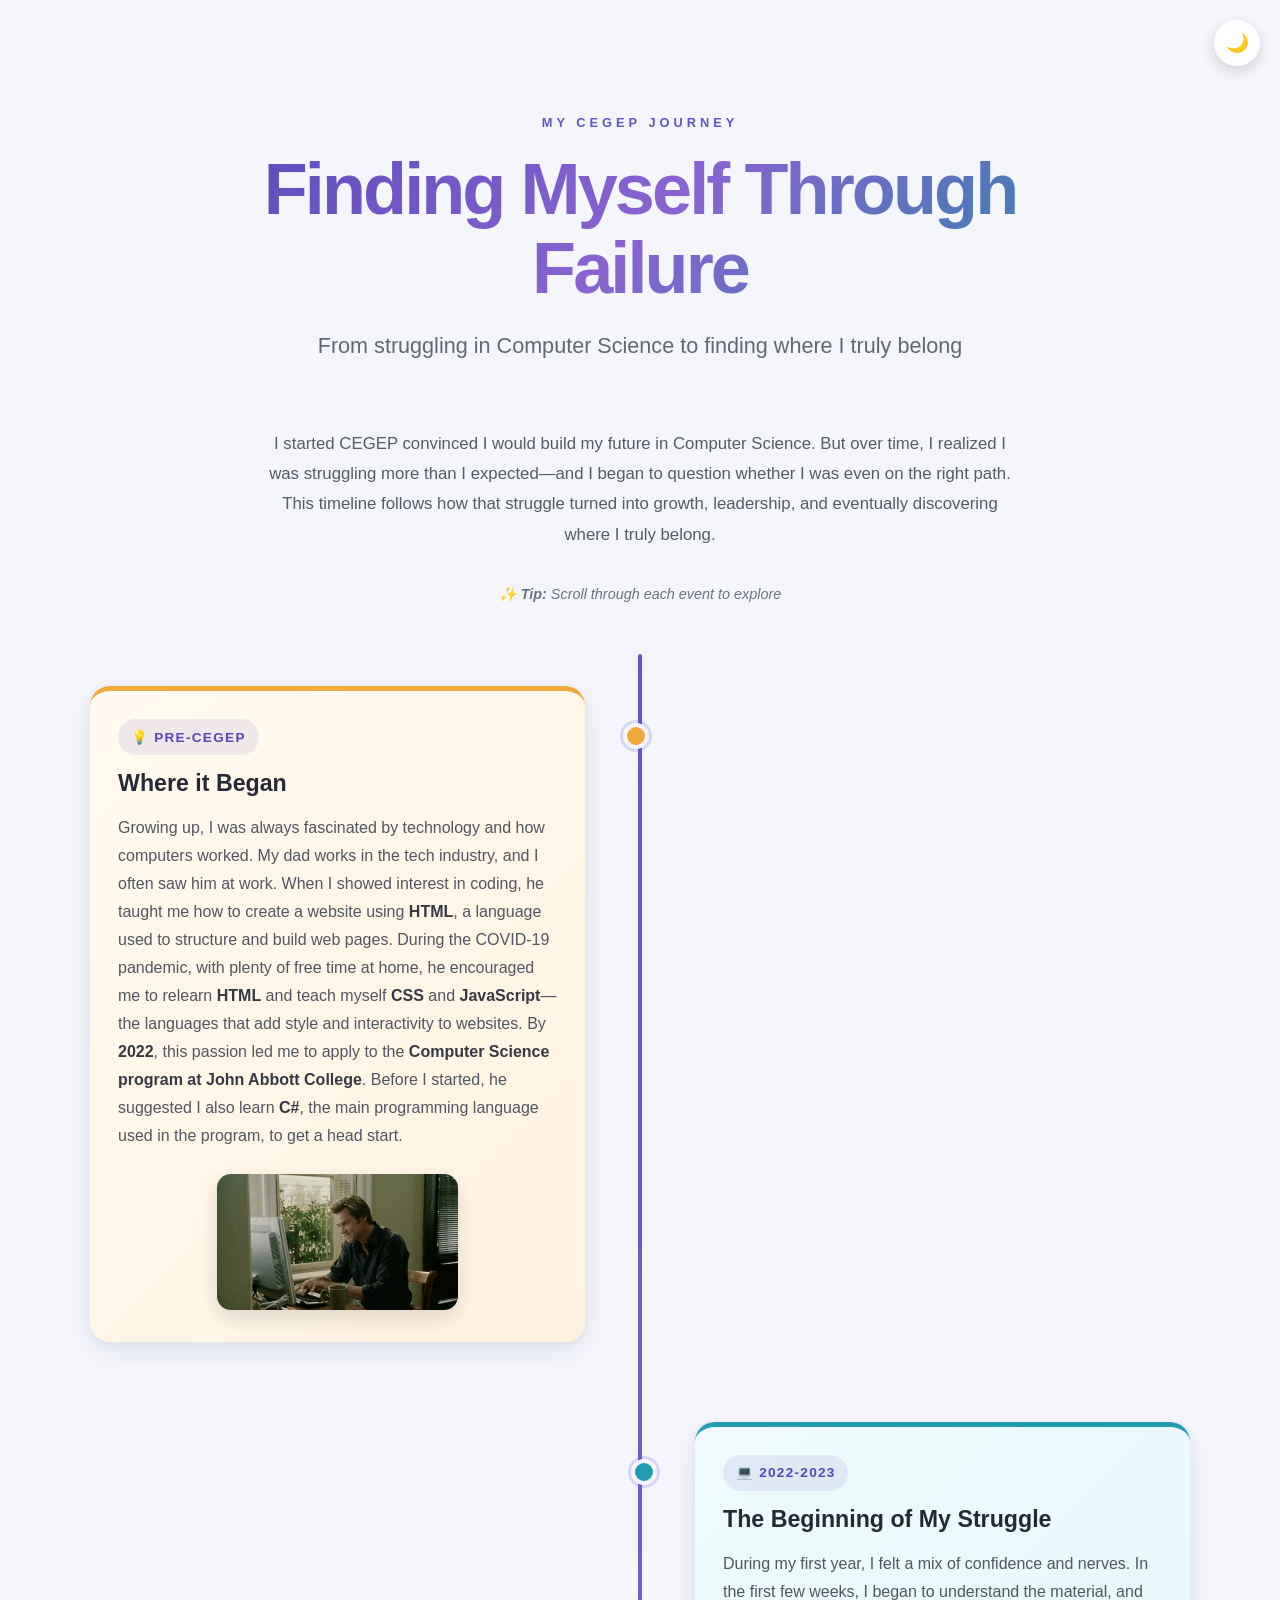
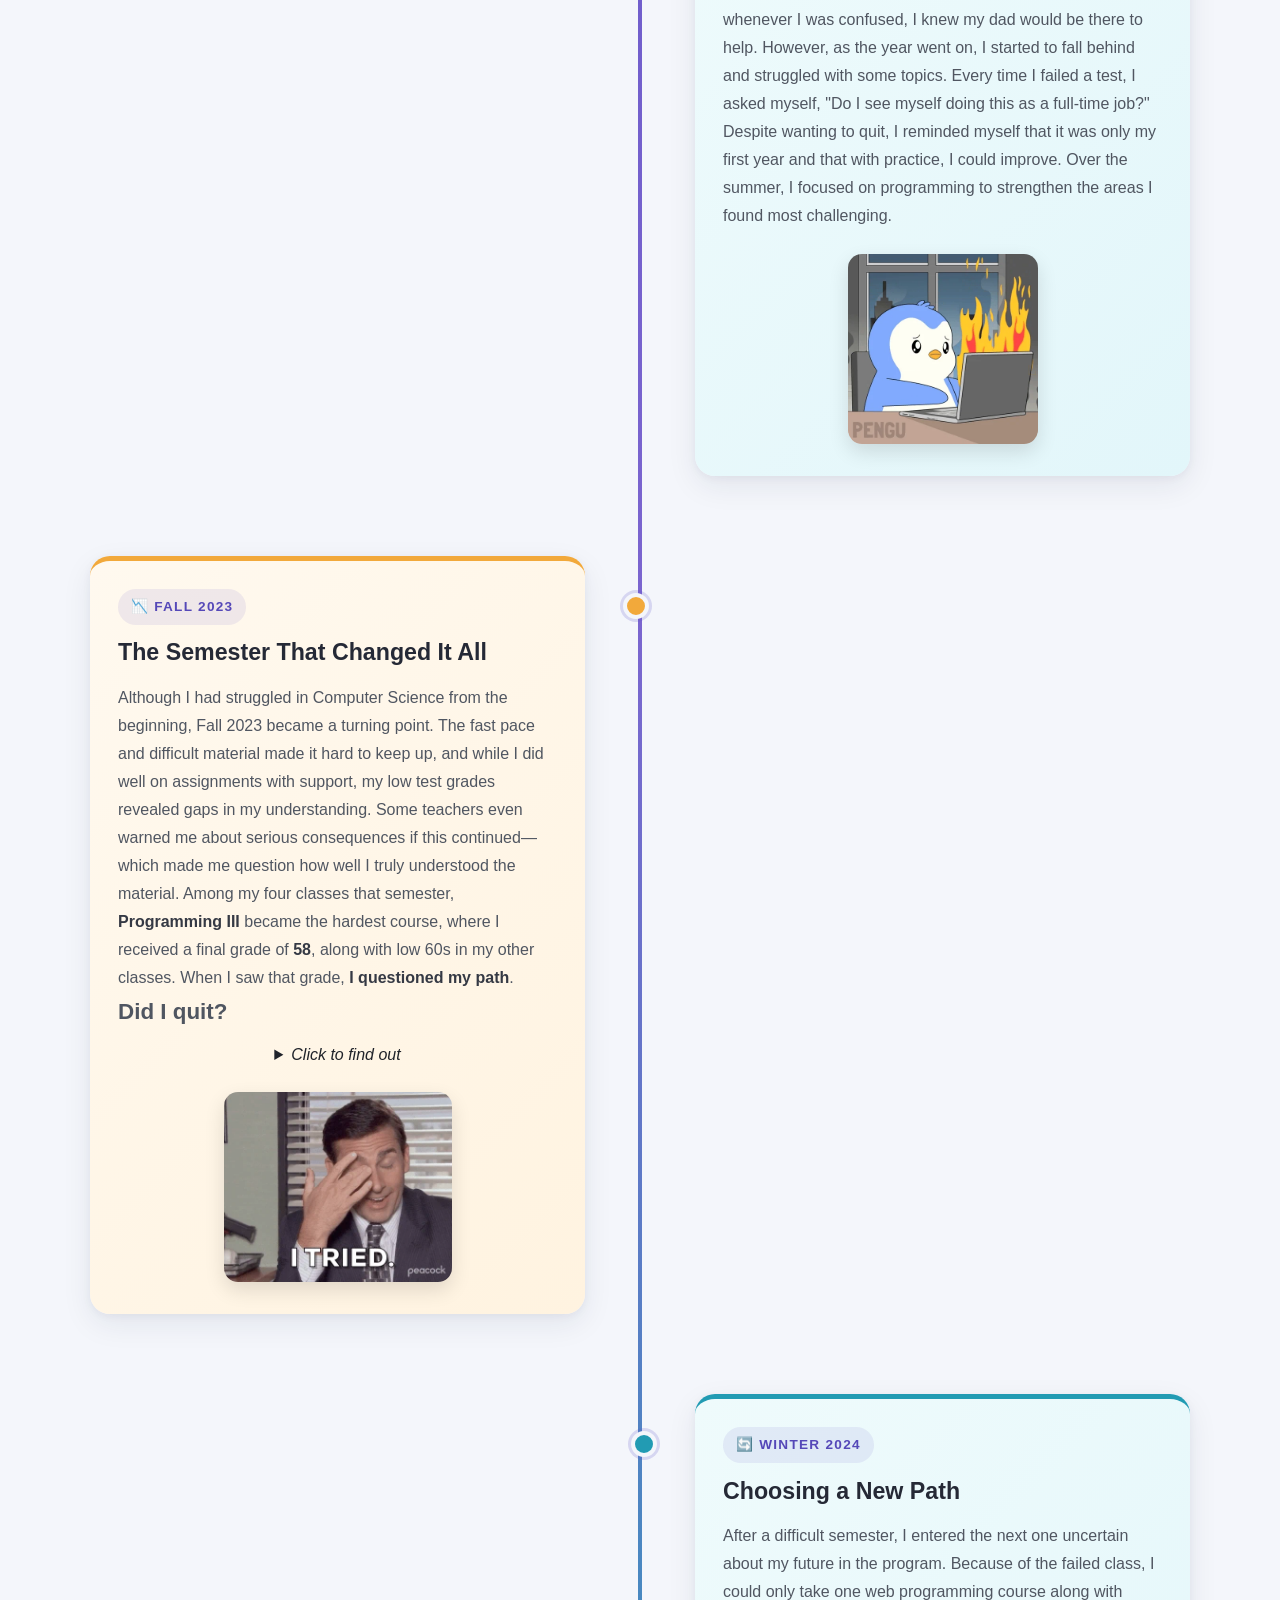
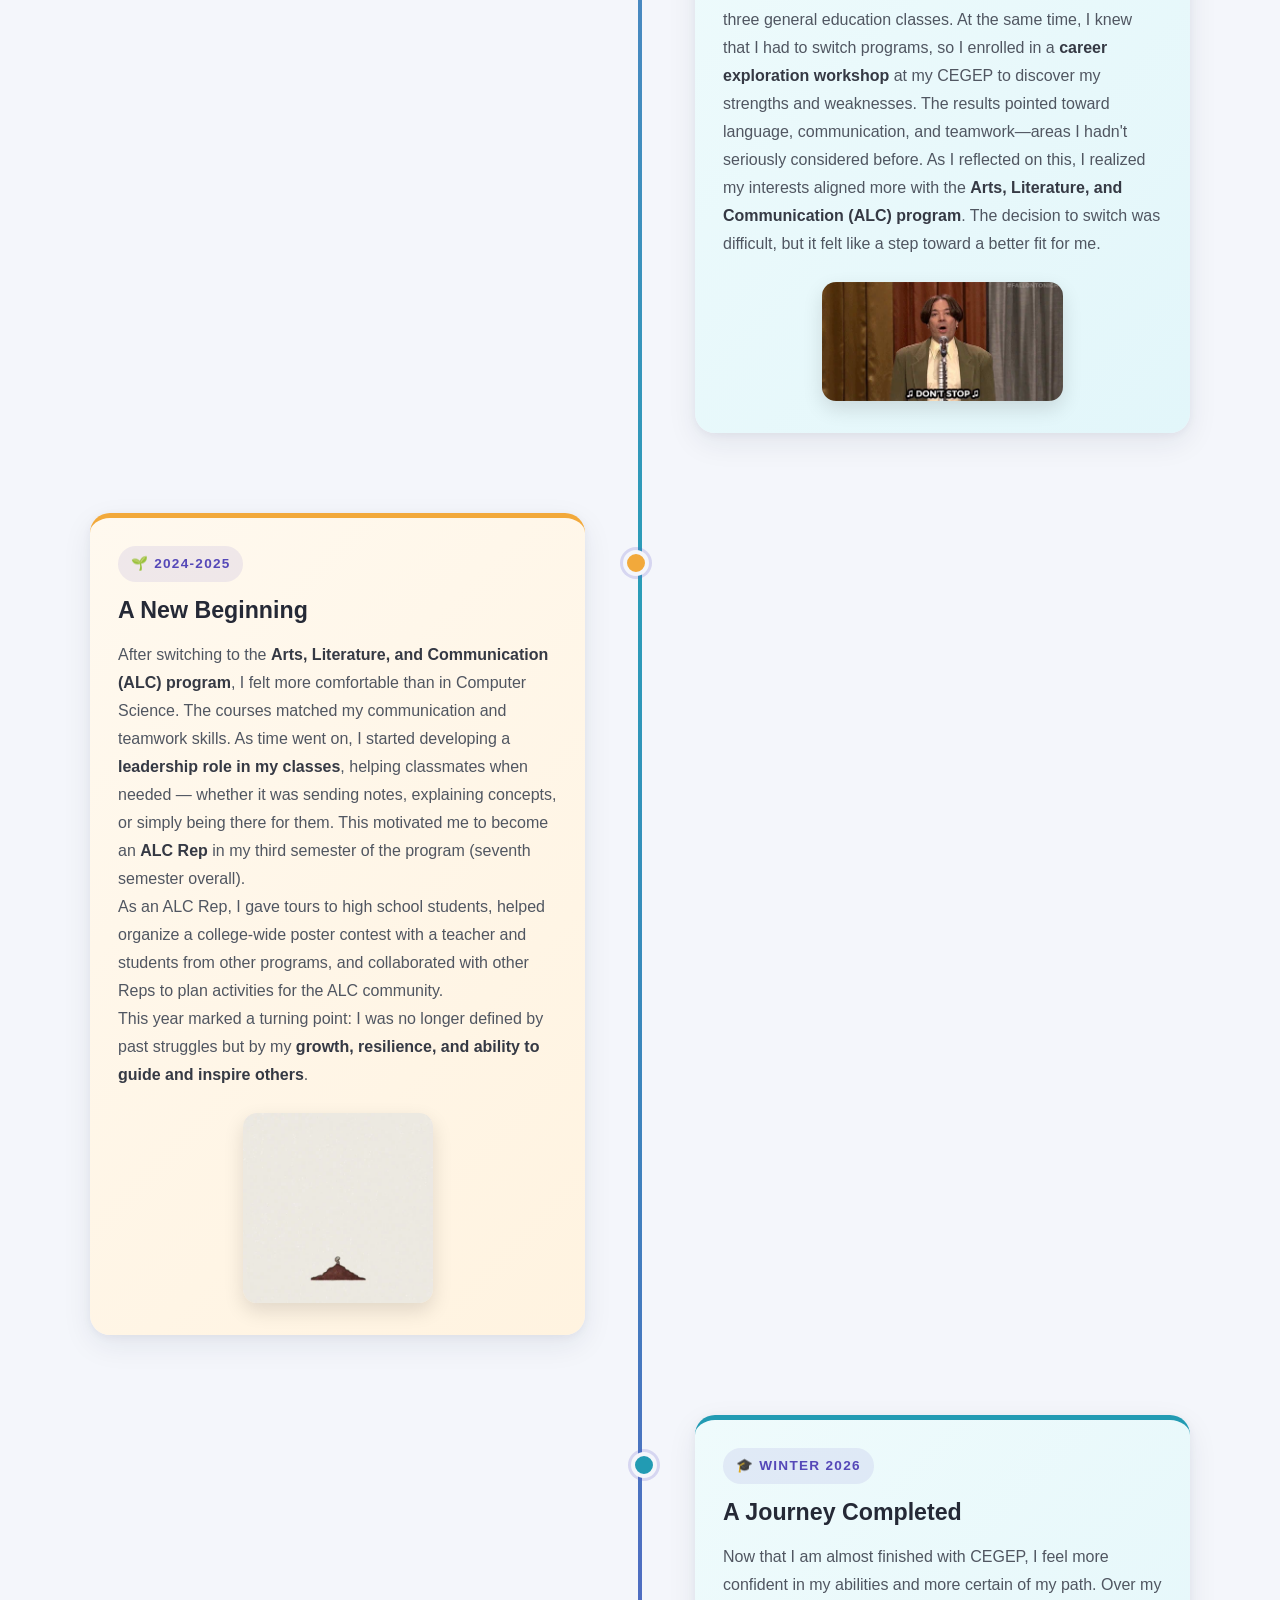
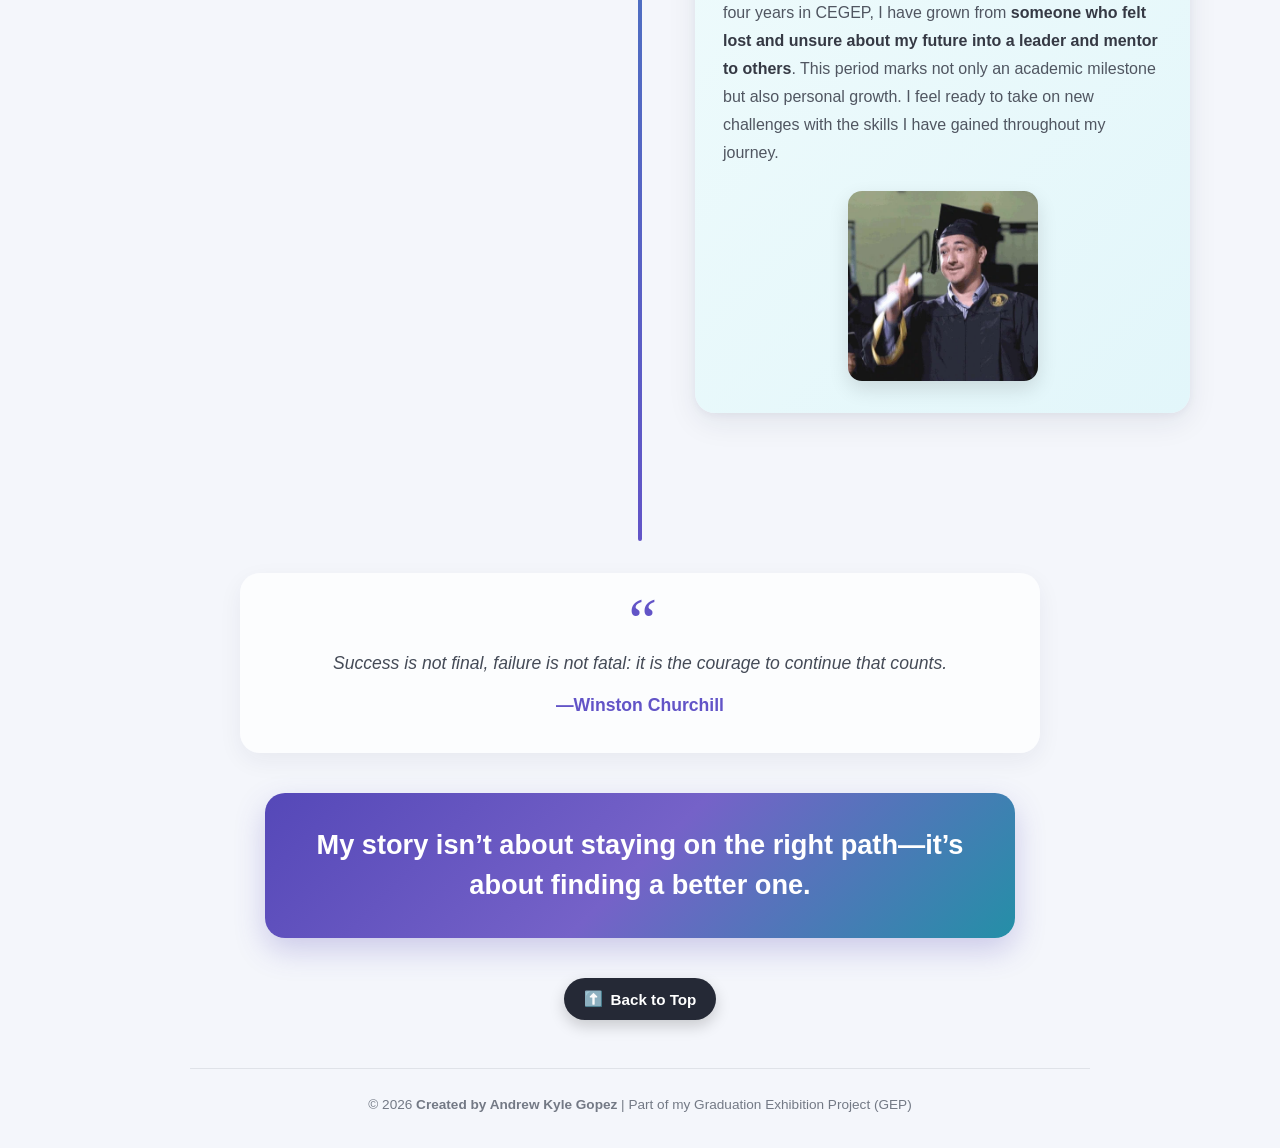
<file: index.html>
<!DOCTYPE html>
<html lang="en">

<head>
    <meta charset="UTF-8">
    <meta name="viewport" content="width=device-width, initial-scale=1.0">
    <title>My CEGEP Journey Timeline</title>
    <link rel="icon" type="image/x-icon" href="./favicon-32x32.png">
    <!--Favicon (the small image  next to the page title in the browser tab) -->
    <link rel="stylesheet" href="./style.css">
    <script src="./script.js" defer></script>
</head>

<body>
    <div class="intro-title-wrapper">
        <h1 class="intro-title">Finding Myself Through Failure</h1>
        <h2>From struggling in Computer Science to finding where I truly belong</h2>
    </div>

    <!--Dark mode button:-->
    <button id="darkModeToggle" title="Switch theme" class="dark-button">🌙</button>

    <!--A mini blurb before the timeline-->
    <p class="intro">
        I started CEGEP convinced I would build my future in Computer Science. But over time, I realized I was
        struggling more than I expected—and I began to question whether I was even on the right path.
        This timeline follows how that struggle turned into growth, leadership, and eventually discovering where I truly
        belong.
    </p>

    <p class="hover-note"> ✨ <strong>Tip:</strong> Scroll through each event to explore</p>

    <!--This is the beginning of the timeline-->
    <section class="timeline">
        <div class="timeline-event left">
            <!--Pre-CEGEP-->
            <div class="event-date">💡 Pre-CEGEP</div>
            <div class="event-content">
                <h3 class="event-title">Where it Began</h3>
                <p>
                    Growing up, I was always fascinated by technology and how computers worked. My dad works in the tech
                    industry, and I often saw him at work. When I showed interest in coding, he taught me how to create
                    a website using <strong>HTML</strong>, a language used to structure and build web pages. During the
                    COVID-19 pandemic, with plenty of free time at home, he encouraged me to relearn
                    <strong>HTML</strong> and teach myself <strong>CSS</strong> and <strong>JavaScript</strong>—the
                    languages that add style and interactivity to websites. By <strong>2022</strong>, this passion led
                    me to apply to the <strong>Computer Science program at John Abbott College</strong>. Before I
                    started, he suggested I also learn <strong>C#</strong>, the main programming language used in the
                    program, to get a head start.
                </p>
                <img src="./gifs/jim-carrey-typing.webp"
                    alt="Jim Carrey typing rapidly on a computer" class="event-gif">
            </div>
        </div>

        <!--2022-2023-->
        <div class="timeline-event right">
            <div class="event-date">💻 2022-2023</div>
            <div class="event-content">
                <h3 class="event-title">The Beginning of My Struggle</h3>
                <p>
                    During my first year, I felt a mix of confidence and nerves. In the first few weeks, I began to
                    understand the material, and whenever I was confused, I knew my dad would be there to help. However,
                    as the year went on, I started to fall behind and struggled with some topics. Every time I failed a
                    test, I asked myself, "Do I see myself doing this as a full-time job?" Despite wanting to quit, I
                    reminded myself that it was only my first year and that with practice, I could improve. Over the
                    summer, I focused on programming to strengthen the areas I found most challenging.
                </p>
                <img src="./gifs/penguin-typing-rapidly.webp"
                    alt="A cartoon penguin typing rapidly while laptop is on fire" class="event-gif">
            </div>
        </div>

        <!--Fall 2023-->
        <div class="timeline-event left">
            <div class="event-date">📉 Fall 2023</div>
            <div class="event-content">
                <h3 class="event-title">The Semester That Changed It All</h3>
                <p>
                    Although I had struggled in Computer Science from the beginning, Fall 2023
                    became a turning point. The fast pace and difficult material made it hard
                    to keep up, and while I did well on assignments with support, my low test
                    grades revealed gaps in my understanding. Some teachers even warned me about
                    serious consequences if this continued—which made me question how well I
                    truly understood the material. Among my four classes that semester,
                    <strong>Programming III</strong> became the hardest course, where I
                    received a final grade of <strong>58</strong>, along with low 60s in
                    my other classes. When I saw that grade, <strong>I questioned my path</strong>.
                </p>

                <div class="hook-container">
                    <p class="hook-question">Did I quit?</p>

                    <details class="hook-details">
                        <summary>Click to find out</summary>
                        <p class="hook-answer"><strong>YES—but not yet!</strong></p>
                    </details>
                </div>
                
                <img src="./gifs/michael_scott-frustrated.webp"
                    alt="Michael Scott being frustrated" class="event-gif">
            </div>
        </div>

        <!--Winter 2024-->
        <div class="timeline-event right">
            <div class="event-date">🔄 Winter 2024</div>
            <div class="event-content">
                <h3 class="event-title">Choosing a New Path</h3>
                <p>
                    After a difficult semester, I entered the next one uncertain about my future
                    in the program. Because of the failed class, I could only take one web
                    programming course along with three general education classes. At the same time,
                    I knew that I had to switch programs, so I enrolled in a
                    <strong>career exploration workshop</strong> at my CEGEP to discover my strengths
                    and weaknesses. The results pointed toward language, communication, and teamwork—areas
                    I hadn't seriously considered before. As I reflected on this, I realized my interests
                    aligned more with the <strong>Arts, Literature, and Communication (ALC) program</strong>.
                    The decision to switch was difficult, but it felt like a step toward a better fit for me.
                </p>
                <img src="./gifs/dont-stop-believing.webp"
                    alt="Don't Stop Believing" class="event-gif">
            </div>
        </div>

        <!--2024-2025-->
        <div class="timeline-event left">
            <div class="event-date">🌱 2024-2025</div>
            <div class="event-content">
                <h3 class="event-title">A New Beginning</h3>
                <p>
                    After switching to the <strong>Arts, Literature, and Communication (ALC) program</strong>, I felt
                    more comfortable than in Computer Science. The courses matched my communication and teamwork skills.
                    As time went on, I started developing a <strong>leadership role in my classes</strong>, helping
                    classmates when
                    needed — whether it was sending notes, explaining concepts, or simply being there for them. This
                    motivated me to become
                    an <strong>ALC Rep</strong> in my third semester of the program (seventh semester overall).
                </p>

                <p>
                    As an ALC Rep, I gave tours to high school students, helped organize a college-wide poster contest
                    with a teacher and students from other programs, and collaborated with other Reps to plan activities
                    for the ALC community.
                </p>

                <p>
                    This year marked a turning point: I was no longer defined by past struggles but by my
                    <strong>growth, resilience, and ability to guide and inspire others</strong>.
                </p>

                <img src="./gifs/plant-growing.webp"
                    alt="A plant growing" class="event-gif">
            </div>
        </div>

        <!--Winter 2026-->
        <div class="timeline-event right">
            <div class="event-date">🎓 Winter 2026</div>
            <div class="event-content">
                <h3 class="event-title">A Journey Completed</h3>
                <p>
                    Now that I am almost finished with CEGEP, I feel more confident in my abilities and more certain of
                    my path. Over my four years in CEGEP, I have grown from <strong>someone who felt lost and unsure
                        about my future into a leader and mentor to others</strong>. This period marks not only an
                    academic milestone but also personal growth. I feel ready to take on new challenges with
                    the skills I have gained throughout my journey.
                </p>
                <img src="./gifs/graduation.webp"
                    alt="A man celebrating his graduation" class="event-gif">
            </div>
        </div>
    </section>

<section class="final-message">
    <blockquote class="quote">
        Success is not final, failure is not fatal: it is the courage to continue that counts.
        <span class="author">—Winston Churchill</span>
    </blockquote>

    <p class="closing-hook">
        My story isn’t about staying on the right path—it’s about finding a better one.
    </p>
</section>

    <!--Back to the top button-->
    <button id="backToTop" class="back-button" title="Back to the top">
        <span class="icon">⬆️</span>
        <strong>Back to Top</strong>
    </button>

    <!--Footer of the timeline-->
    <footer class="timeline-footer">
        &copy; 2026 <strong>Created by Andrew Kyle Gopez</strong> | Part of my Graduation Exhibition Project (GEP)
    </footer>
</body>
</html>
</file>
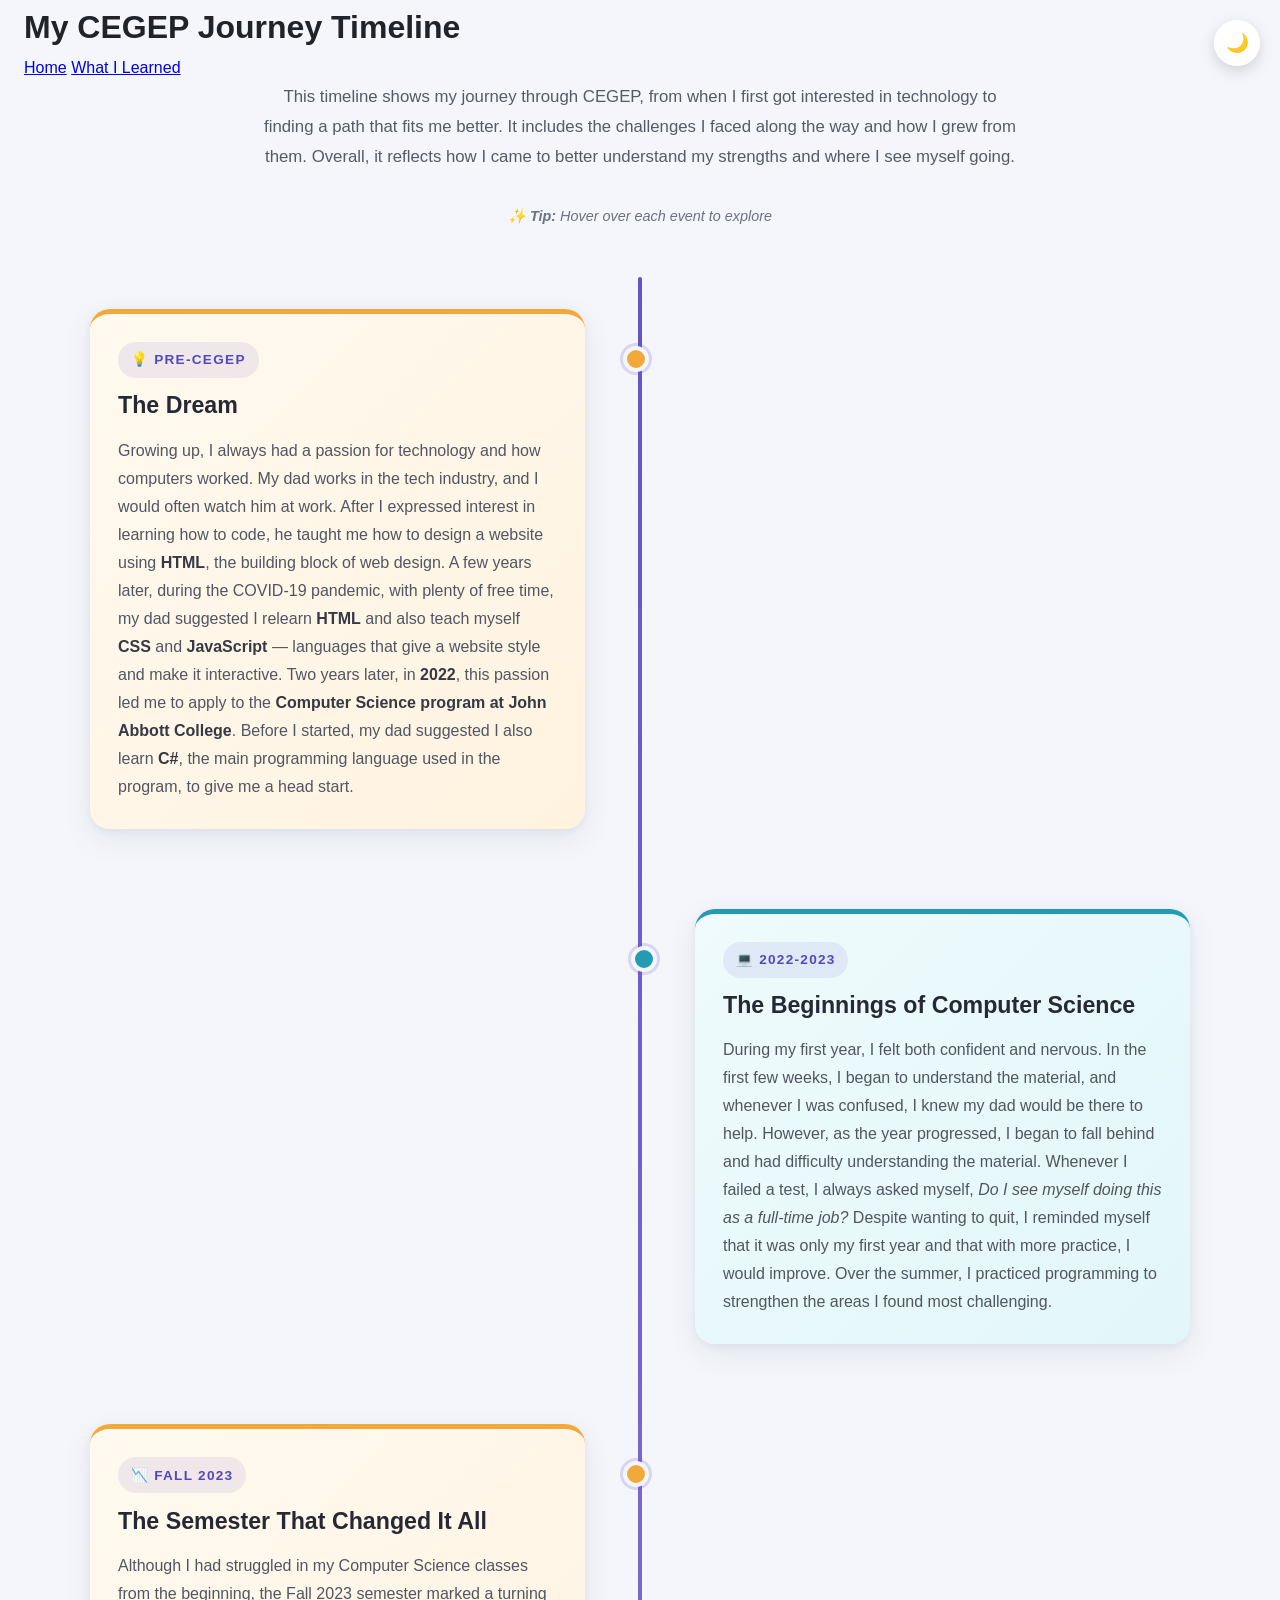
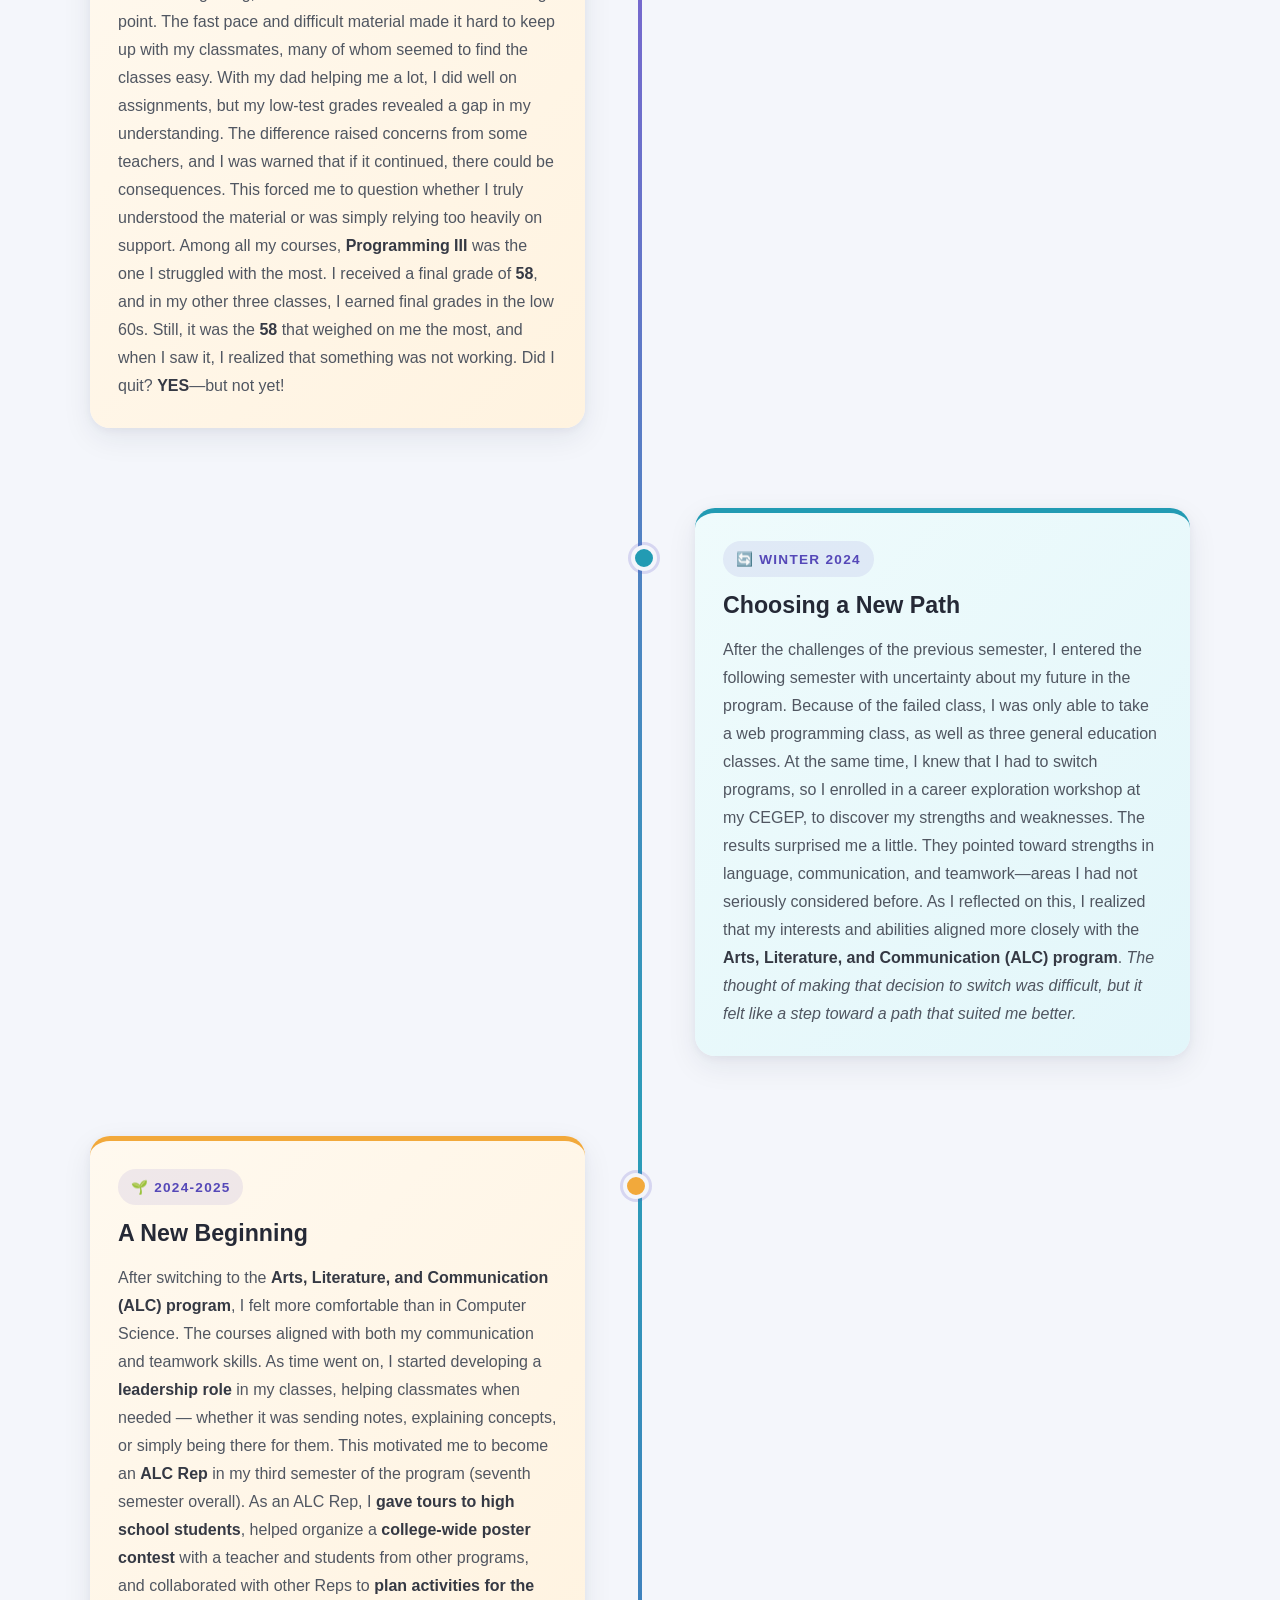
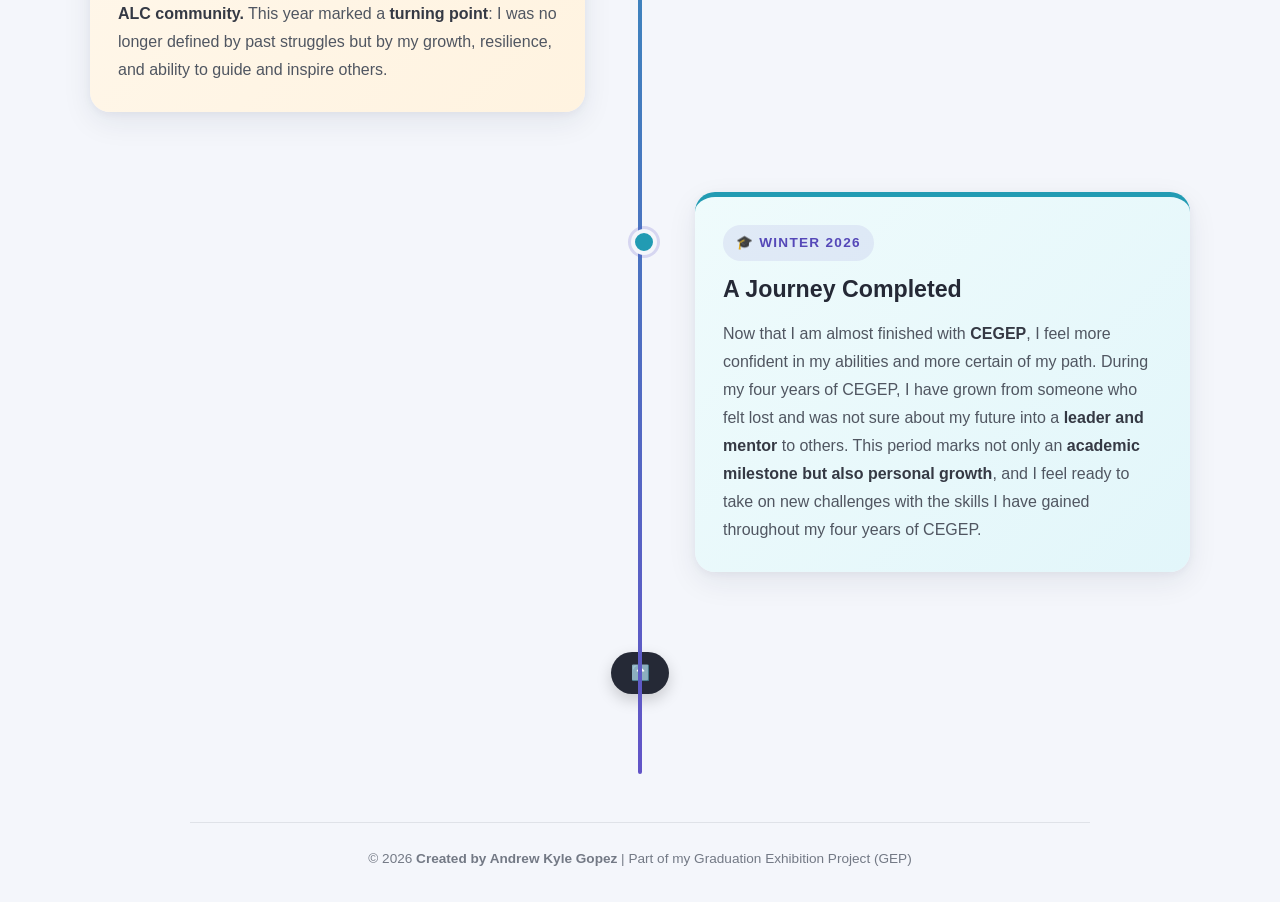
<file: html/index.html>
<!DOCTYPE html>
<html lang="en">
<head>
    <meta charset="UTF-8">
    <meta name="viewport" content="width=device-width, initial-scale=1.0">
    <title>My CEGEP Journey Timeline</title>
    <link rel="icon" type="image/x-icon" href="/favicon-32x32.png"> <!--Favicon (the small image  next to the page title in the browser tab) -->
    <link rel="stylesheet" href="/style.css">
    <script src="/script.js"></script>
</head>
<body>
    <h1>My CEGEP Journey Timeline</h1>

    <!--Dark mode button:-->
    <button id="darkModeToggle" title="Switch theme" class="dark-button">🌙</button>

    <!--Nav bar-->
    <nav class="navbar">
        <a href="/html/index.html">Home</a>
        <a href="/html/lessons.html">What I Learned</a>
    </nav>

    <!--A mini blurb before the timeline-->
    <p class="intro">
        This timeline shows my journey through CEGEP, from when I first got
        interested in technology to finding a path that fits me better. It 
        includes the challenges I faced along the way and how I grew from 
        them. Overall, it reflects how I came to better understand my 
        strengths and where I see myself going.
    </p>

    <p class="hover-note"> ✨ <strong>Tip:</strong> Hover over each event to explore</p>

    <!--This is the beginning of the timeline-->
    <section class="timeline">
       <div class="timeline-event left">
        <!--Pre-CEGEP-->
            <div class="event-date">💡 Pre-CEGEP</div>
            <div class="event-content">
                <h3 class="event-title">The Dream</h3>
                <p>
                    Growing up, I always had a passion for technology and how computers worked. 
                    My dad works in the tech industry, and I would often watch him at work. 
                    After I expressed interest in learning how to code, he taught me how to 
                    design a website using <strong>HTML</strong>, the building block of 
                    web design. A few years later, during the COVID-19 pandemic, with 
                    plenty of free time, my dad suggested I relearn <strong>HTML</strong> 
                    and also teach myself <strong>CSS</strong> and <strong>JavaScript</strong> — 
                    languages that give a website style and make it interactive. Two years 
                    later, in <strong>2022</strong>, this passion led me to apply to the 
                    <strong>Computer Science program at John Abbott College</strong>. 
                    Before I started, my dad suggested I also learn <strong>C#</strong>, the main 
                    programming language used in the program, to give me a head start.
                </p>
            </div>
        </div>

        <!--2022-2023-->
        <div class="timeline-event right">
            <div class="event-date">💻 2022-2023</div>
            <div class="event-content">
                <h3 class="event-title">The Beginnings of Computer Science</h3>
                <p>
                    During my first year, I felt both confident and nervous. In the first few 
                    weeks, I began to understand the material, and whenever I was confused, I 
                    knew my dad would be there to help. However, as the year progressed, I 
                    began to fall behind and had difficulty understanding the material.
                    Whenever I failed a test, I always asked myself, <i>Do I see myself doing 
                    this as a full-time job?</i> Despite wanting to quit, I reminded myself 
                    that it was only my first year and that with more practice, I would 
                    improve. Over the summer, I practiced programming to strengthen the 
                    areas I found most challenging.
                </p>
            </div>
        </div>

        <!--Fall 2023-->
        <div class="timeline-event left">
            <div class="event-date">📉 Fall 2023</div>
            <div class="event-content">
                <h3 class="event-title">The Semester That Changed It All</h3>
                <p>
                    Although I had struggled in my Computer Science classes from the beginning, 
                    the Fall 2023 semester marked a turning point. The fast pace and difficult 
                    material made it hard to keep up with my classmates, many of whom seemed to 
                    find the classes easy. With my dad helping me a lot, I did well on assignments,
                    but my low-test grades revealed a gap in my understanding. The difference raised 
                    concerns from some teachers, and I was warned that if it continued, there could 
                    be consequences. This forced me to question whether I truly understood the 
                    material or was simply relying too heavily on support. Among all my courses, 
                    <strong>Programming III</strong> was the one I struggled with the most. 
                    I received a final grade of <strong>58</strong>, and in my other three 
                    classes, I earned final grades in the low 60s. Still, it was the 
                    <strong>58</strong> that weighed on me the most, and when I saw it, 
                    I realized that something was not working. Did I quit? 
                    <strong>YES</strong>—but not yet!
                </p>
            </div>
        </div>

        <!--Winter 2024-->
        <div class="timeline-event right">
            <div class="event-date">🔄 Winter 2024</div>
            <div class="event-content">
                <h3 class="event-title">Choosing a New Path</h3>
                <p>
                    After the challenges of the previous semester, I entered the following semester
                    with uncertainty about my future in the program. Because of the failed class, 
                    I was only able to take a web programming class, as well as three general 
                    education classes. At the same time, I knew that I had to switch programs, 
                    so I enrolled in a career exploration workshop at my CEGEP, to discover my 
                    strengths and weaknesses. The results surprised me a little. They pointed 
                    toward strengths in language, communication, and teamwork—areas I had not 
                    seriously considered before. As I reflected on this, I realized that my 
                    interests and abilities aligned more closely with the <strong>Arts, Literature, 
                    and Communication (ALC) program</strong>. <i>The thought of making that decision to 
                    switch was difficult, but it felt like a step toward a path that suited 
                    me better.</i>
                </p>
            </div>
        </div>

        <!--2024-2025-->
        <div class="timeline-event left">
            <div class="event-date">🌱 2024-2025</div>
            <div class="event-content">
                <h3 class="event-title">A New Beginning</h3>
                <p>
                    After switching to the <strong>Arts, Literature, and Communication 
                    (ALC) program</strong>, I felt more comfortable than in Computer Science. 
                    The courses aligned with both my communication and teamwork skills. 
                    As time went on, I started developing a <strong>leadership role</strong> 
                    in my classes, helping classmates when needed — whether it was sending notes, 
                    explaining concepts, or simply being there for them. This motivated me to become 
                    an <strong>ALC Rep</strong> in my third semester of the program 
                    (seventh semester overall). As an ALC Rep, I <strong>gave tours to high 
                    school students</strong>, helped organize a <strong>college-wide poster 
                    contest</strong> with a teacher and students from other programs, 
                    and collaborated with other Reps to <strong>plan activities for 
                    the ALC community.</strong> This year marked a <strong>turning 
                    point</strong>: I was no longer defined by past struggles but 
                    by my growth, resilience, and ability to guide and inspire others.
                </p>
            </div>
        </div>

        <!--Winter 2026-->
        <div class="timeline-event right">
            <div class="event-date">🎓 Winter 2026</div>
            <div class="event-content">
                <h3 class="event-title">A Journey Completed</h3>
                <p>
                    Now that I am almost finished with <strong>CEGEP</strong>, I feel more confident 
                    in my abilities and more certain of my path. During my four years of CEGEP, 
                    I have grown from someone who felt lost and was not sure about my future 
                    into a <strong>leader and mentor</strong> to others. This period marks not only an 
                    <strong>academic milestone but also personal growth</strong>, and I feel ready 
                    to take on new challenges with the skills I have gained throughout my four years
                    of CEGEP. 
                </p>
            </div>
        </div>

        <!--Back to the top button-->
        <button id="backToTop" class="back-button" title="Back to the top">⬆️</button>
    </section>

    <!--Footer of the timeline-->
    <footer class="timeline-footer">
        &copy; 2026 <strong>Created by Andrew Kyle Gopez</strong> | Part of my Graduation Exhibition Project (GEP)
    </footer>
</body>
</html>
</file>
<file: style.css>
/* =========================================================
   RESET
========================================================= */

* {
    box-sizing: border-box;
    margin: 0;
    padding: 0;
}

html {
    scroll-behavior: smooth;
}

body {
    font-family: Verdana, Geneva, Tahoma, sans-serif;
    padding: 0 1.5rem 2rem;
    line-height: 1.7;
    background: #f4f6fb;
    color: #20232a;
    transition: background-color 0.4s ease, color 0.4s ease;
}


/* =========================================================
   HERO / INTRODUCTION
========================================================= */

.intro-title-wrapper {
    max-width: 1000px;
    margin: 0 auto;
    padding: 7rem 1rem 4rem;
    text-align: center;
}

.intro-title-wrapper::before {
    content: "MY CEGEP JOURNEY";
    display: block;
    font-size: 0.8rem;
    font-weight: bold;
    letter-spacing: 0.25rem;
    color: #6254c7;
    margin-bottom: 1rem;
}

.intro-title {
    font-size: clamp(2.5rem, 6vw, 4.5rem);
    line-height: 1.1;
    margin-bottom: 1.25rem;
    font-weight: 800;
    letter-spacing: -0.04em;

    background: linear-gradient(135deg, #5548b8, #8a63d2, #2389a8);
    -webkit-background-clip: text;
    -webkit-text-fill-color: transparent;
    background-clip: text;
}

.intro-title-wrapper h2 {
    max-width: 700px;
    margin: 0 auto;
    font-size: clamp(1.05rem, 2vw, 1.35rem);
    font-weight: 400;
    color: #626873;
}


/* =========================================================
   INTRO PARAGRAPH
========================================================= */

.intro {
    max-width: 760px;
    margin: 0 auto 1.5rem;
    text-align: center;
    line-height: 1.8;
    font-size: 1.05rem;
    color: #555b66;
}


/* =========================================================
   HOVER / SCROLL TIP
========================================================= */

.hover-note {
    text-align: center;
    font-size: 0.9rem;
    color: #6b7280;
    margin: 2rem auto 3rem;
    font-style: italic;
}


/* =========================================================
   TIMELINE
========================================================= */

.timeline {
    position: relative;
    max-width: 1100px;
    margin: 0 auto;
    padding: 2rem 0 3rem;
}


/* Main vertical line */

.timeline::before {
    content: "";
    position: absolute;
    top: 0;
    bottom: 0;
    left: 50%;
    width: 4px;
    transform: translateX(-50%);
    background: linear-gradient(
        to bottom,
        #6254c7,
        #7b65cf,
        #2a9db8,
        #6254c7
    );
    border-radius: 999px;
}


/* =========================================================
   TIMELINE EVENTS
========================================================= */

.timeline-event {
    width: calc(50% - 55px);
    max-width: none;
    position: relative;
    padding: 1.75rem;
    margin-bottom: 5rem;

    border: none;
    border-radius: 20px;

    box-shadow:
        0 10px 30px rgba(30, 40, 70, 0.08),
        0 2px 8px rgba(30, 40, 70, 0.05);

    cursor: default;

    transition:
        transform 0.3s ease,
        box-shadow 0.3s ease,
        background-color 0.3s ease;
}


/* Timeline dots */

.timeline-event::before {
    content: "";
    position: absolute;
    top: 2rem;
    width: 18px;
    height: 18px;

    border: 4px solid #f4f6fb;
    border-radius: 50%;

    box-shadow: 0 0 0 3px rgba(98, 84, 199, 0.2);

    z-index: 2;
}


/* Left cards */

.timeline-event.left {
    align-self: flex-start;
    margin-left: 0;
    background: linear-gradient(
        135deg,
        #fff9ef,
        #fff3e0
    );
    border-top: 5px solid #f2a93b;
}

.timeline-event.left::before {
    right: -64px;
    background: #f2a93b;
}


/* Right cards */

.timeline-event.right {
    align-self: flex-end;
    margin-right: 0;
    margin-left: auto;

    background: linear-gradient(
        135deg,
        #effbfc,
        #e2f6fa
    );

    border-top: 5px solid #229bb3;
}

.timeline-event.right::before {
    left: -64px;
    background: #229bb3;
}


/* Hover */

.timeline-event:hover {
    transform: translateY(-6px);
    box-shadow:
        0 18px 40px rgba(30, 40, 70, 0.14),
        0 5px 12px rgba(30, 40, 70, 0.08);
}


/* =========================================================
   EVENT DATE
========================================================= */

.event-date {
    display: inline-block;

    font-size: 0.85rem;
    font-weight: bold;
    letter-spacing: 0.08rem;
    text-transform: uppercase;

    padding: 0.4rem 0.8rem;
    margin-bottom: 0.8rem;

    border-radius: 999px;
    background: rgba(98, 84, 199, 0.1);
    color: #5548b8;
}


/* =========================================================
   EVENT TITLE
========================================================= */

.event-title {
    font-size: 1.45rem;
    line-height: 1.3;
    font-weight: 700;
    font-style: normal;

    margin-bottom: 1rem;

    color: #252936;
}


/* =========================================================
   EVENT TEXT
========================================================= */

.timeline-event p {
    text-align: left;
    line-height: 1.75;
    max-width: none;
    color: #505661;
}

.timeline-event strong {
    color: #353944;
}


/* =========================================================
   GIFS
========================================================= */

.event-gif {
    display: block;

    width: auto;
    max-width: 55%;
    max-height: 190px;

    object-fit: contain;

    margin: 1.5rem auto 0.25rem;

    border-radius: 14px;

    box-shadow:
        0 8px 20px rgba(0, 0, 0, 0.12);

    transition:
        transform 0.4s ease,
        box-shadow 0.4s ease,
        filter 0.4s ease;
}

.timeline-event:hover .event-gif {
    transform: scale(1.04);
    filter: brightness(1.04);

    box-shadow:
        0 12px 25px rgba(0, 0, 0, 0.18);
}


/* =========================================================
   "DID I QUIT?" SECTION
========================================================= */

.hook-container {
    text-align: center;
}

.hook-question {
    font-size: 1.4rem;
    font-weight: bold;
    margin-bottom: 10px;
}

.hook-details summary {
    cursor: pointer;
    font-style: italic;
    transition: opacity 0.3s ease;
}

.hook-details summary:hover {
    opacity: 0.7;
}

.hook-answer {
    font-size: 1.7rem;
    font-weight: 800;
    margin-top: 1rem;
    color: #d85c4a;

    /* Starting state */
    opacity: 0;
    transform: translateY(-8px);

    /* Transition */
    transition: opacity 0.4s ease, transform 0.4s ease;
}

/* Reveal the answer when opened */
.hook-details[open] .hook-answer {
    opacity: 1;
    transform: translateY(0);
}


/* =========================================================
   QUOTE
========================================================= */

.quote {
    position: relative;

    max-width: 800px;
    margin: 2rem auto 1.5rem;
    padding: 2rem 2.5rem;

    text-align: center;
    font-style: italic;

    font-size: 1.1rem;
    line-height: 1.7;

    color: #454b57;

    border-radius: 20px;

    background: rgba(255, 255, 255, 0.75);

    box-shadow:
        0 8px 25px rgba(30, 40, 70, 0.06);
}

.quote::before {
    content: "“";
    display: block;

    font-family: Georgia, serif;
    font-size: 4rem;
    line-height: 0.5;

    color: #6254c7;
    margin-bottom: 0.75rem;
}

.quote .author {
    display: block;
    margin-top: 0.75rem;

    font-style: normal;
    font-weight: bold;

    color: #6254c7;
}


/* =========================================================
   CLOSING STATEMENT
========================================================= */

.closing-hook {
    max-width: 750px;
    margin: 2.5rem auto;

    padding: 2rem;

    text-align: center;

    font-size: clamp(1.25rem, 3vw, 1.7rem);
    line-height: 1.5;

    font-weight: 800;

    color: #ffffff;

    border-radius: 20px;

    background: linear-gradient(
        135deg,
        #5548b8,
        #7562c8,
        #248fa7
    );

    box-shadow:
        0 12px 30px rgba(85, 72, 184, 0.25);
}


/* =========================================================
   BUTTONS
========================================================= */

.dark-button {
    position: fixed;

    top: 20px;
    right: 20px;

    width: 46px;
    height: 46px;

    display: flex;
    align-items: center;
    justify-content: center;

    cursor: pointer;

    border: none;
    border-radius: 50%;

    background: rgba(255, 255, 255, 0.9);
    color: #20232a;

    font-size: 1.15rem;

    box-shadow:
        0 5px 15px rgba(0, 0, 0, 0.15);

    backdrop-filter: blur(10px);

    transition:
        transform 0.2s ease,
        box-shadow 0.2s ease;
    
    z-index: 1000;
}

.dark-button:hover {
    transform: rotate(12deg) scale(1.08);

    box-shadow:
        0 8px 20px rgba(0, 0, 0, 0.2);
}


/* =========================================================
   BACK TO TOP
========================================================= */

.back-button {
    display: flex;
    align-items: center;
    justify-content: center;

    margin: 2.5rem auto 2rem;

    padding: 0.75rem 1.2rem;

    border: none;
    border-radius: 999px;

    cursor: pointer;

    font-size: 0.95rem;

    background: #252936;
    color: white;

    box-shadow:
        0 6px 15px rgba(0, 0, 0, 0.18);

    transition:
        transform 0.2s ease,
        box-shadow 0.2s ease;
}

.back-button .icon {
    margin-right: 0.5rem;
}

.back-button:hover {
    transform: translateY(-3px);

    box-shadow:
        0 10px 22px rgba(0, 0, 0, 0.25);
}


/* =========================================================
   FOOTER
========================================================= */

.timeline-footer {
    max-width: 900px;

    margin: 3rem auto 0;
    padding-top: 1.5rem;

    text-align: center;

    font-size: 0.85rem;

    color: #737985;

    border-top: 1px solid #dfe2e8;
}


/* =========================================================
   DARK MODE
========================================================= */

body.dark-mode {
    background:
        radial-gradient(
            circle at top,
            #202436 0%,
            #11131b 45%,
            #0c0e13 100%
        );

    color: #eeeeee;
}


/* Hero */

body.dark-mode .intro-title-wrapper h2 {
    color: #b8bdc9;
}

body.dark-mode .intro {
    color: #b8bdc9;
}

body.dark-mode .hover-note {
    color: #9da3b1;
}


/* Timeline */

body.dark-mode .timeline::before {
    background: linear-gradient(
        to bottom,
        #8173e0,
        #5caabd,
        #8173e0
    );
}

body.dark-mode .timeline-event.left,
body.dark-mode .timeline-event.right {
    background: #1a1d27;

    box-shadow:
        0 12px 35px rgba(0, 0, 0, 0.35);
}

body.dark-mode .timeline-event.left {
    border-top-color: #e5a94d;
}

body.dark-mode .timeline-event.right {
    border-top-color: #4cb1c7;
}

body.dark-mode .timeline-event::before {
    border-color: #11131b;
}

body.dark-mode .event-title {
    color: #f3f4f6;
}

body.dark-mode .timeline-event p {
    color: #c3c7d0;
}

body.dark-mode .timeline-event strong {
    color: #ffffff;
}

body.dark-mode .event-date {
    background: rgba(129, 115, 224, 0.18);
    color: #b8afff;
}


/* Hook */

body.dark-mode .hook-container {
    background: rgba(255, 255, 255, 0.04);
    border-color: rgba(150, 140, 255, 0.3);
}

body.dark-mode .hook-details summary {
    color: #aaa1ff;
}

body.dark-mode .hook-answer {
    color: #ff8272;
}


/* Quote */

.final-message {
    max-width: 900px;
    margin: 0 auto;
}

body.dark-mode .quote {
    background: rgba(255, 255, 255, 0.05);
    color: #d2d5dc;

    box-shadow:
        0 10px 30px rgba(0, 0, 0, 0.25);
}

body.dark-mode .quote .author {
    color: #aaa1ff;
}


/* Buttons */

body.dark-mode .dark-button {
    background: rgba(30, 33, 44, 0.9);
    color: #f4f4f4;

    box-shadow:
        0 5px 15px rgba(0, 0, 0, 0.5);
}

body.dark-mode .back-button {
    background: #f0f0f0;
    color: #17191f;
}


/* Footer */

body.dark-mode .timeline-footer {
    color: #9ca1ad;
    border-top-color: #303440;
}


/* =========================================================
   ACCESSIBILITY
========================================================= */

@media (prefers-reduced-motion: reduce) {
    html {
        scroll-behavior: auto;
    }

    *,
    *::before,
    *::after {
        transition: none !important;
        animation: none !important;
    }
}


/* =========================================================
   MOBILE
========================================================= */

@media (max-width: 800px) {

    body {
        padding-left: 1rem;
        padding-right: 1rem;
    }

    .intro-title-wrapper {
        padding-top: 6rem;
        padding-bottom: 2.5rem;
    }

    .timeline {
        padding-left: 1rem;
        padding-right: 1rem;
    }

    /* Move timeline line to the left */

    .timeline::before {
        left: 20px;
        transform: none;
    }

    /* Make all cards full width */

    .timeline-event,
    .timeline-event.left,
    .timeline-event.right {
        width: calc(100% - 40px);

        margin-left: 40px;
        margin-right: 0;

        align-self: auto;
    }

    /* Move all dots to left timeline */

    .timeline-event.left::before,
    .timeline-event.right::before {
        left: -31px;
        right: auto;
    }

    .timeline-event {
        margin-bottom: 3rem;
        padding: 1.35rem;
    }

    .event-gif {
        max-width: 70%;
    }

    .quote {
        padding: 1.5rem;
    }
}


/* =========================================================
   SMALL PHONES
========================================================= */

@media (max-width: 500px) {

    .intro-title-wrapper {
        padding-top: 5.5rem;
    }

    .intro-title-wrapper::before {
        font-size: 0.65rem;
        letter-spacing: 0.15rem;
    }

    .event-title {
        font-size: 1.25rem;
    }

    .timeline-event p {
        font-size: 0.95rem;
    }

    .event-gif {
        max-width: 85%;
    }

    .closing-hook {
        padding: 1.5rem;
    }
}
</file>
